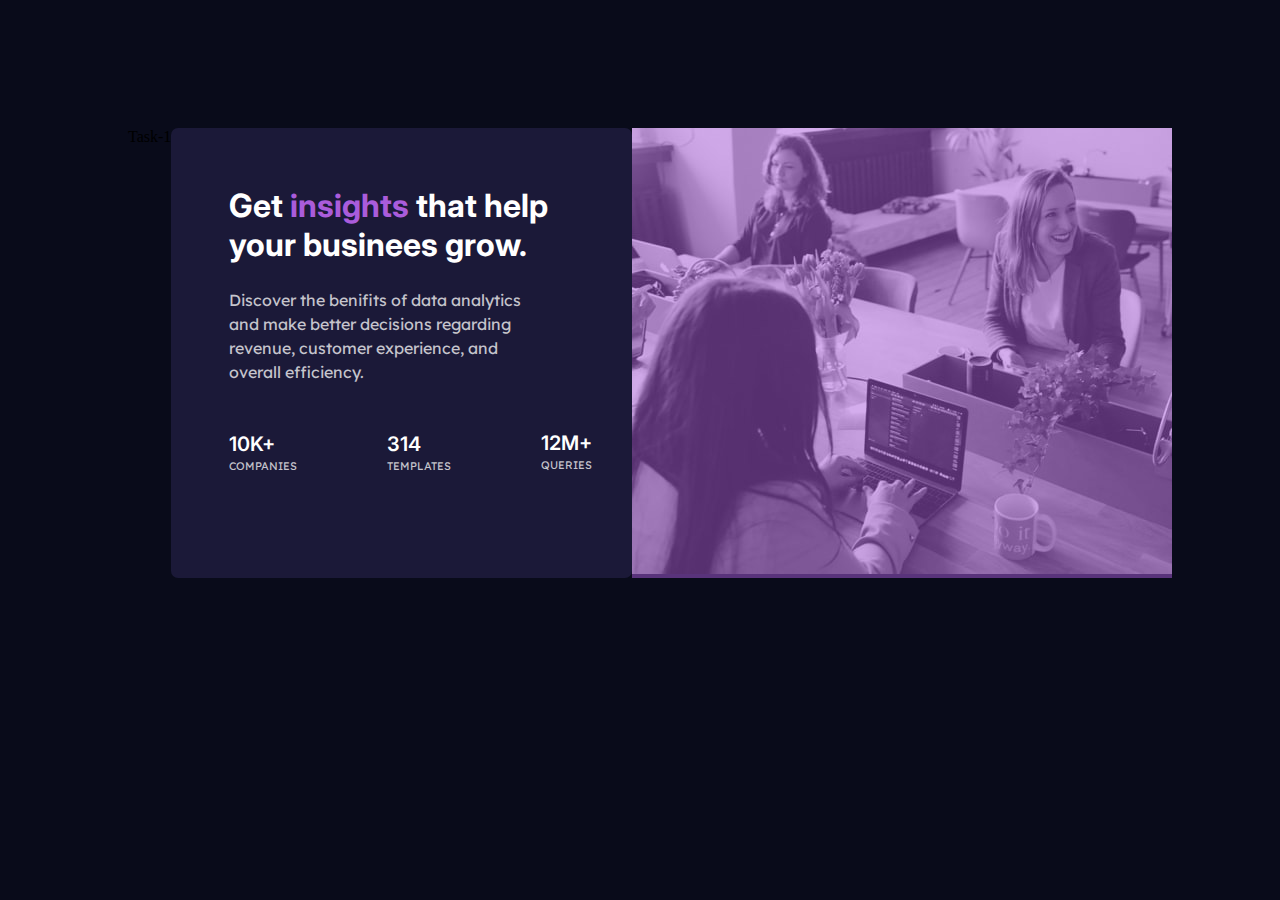
<file: Tasks/Day_1/index.html>
<!DOCTYPE html>
<html lang="en">
<head>
    <meta charset="UTF-8">
    <meta name="viewport" content="width=device-width, initial-scale=1.0">
    <link rel="stylesheet" href="style.css">
    <link rel="preconnect" href="https://fonts.googleapis.com">
<link rel="preconnect" href="https://fonts.gstatic.com" crossorigin>
<link href="https://fonts.googleapis.com/css2?family=Inter:wght@400;700&display=swap" rel="stylesheet">
<link rel="preconnect" href="https://fonts.googleapis.com">
<link rel="preconnect" href="https://fonts.gstatic.com" crossorigin>
<link href="https://fonts.googleapis.com/css2?family=Inter:wght@400;600;700&family=Lexend+Deca&family=Poppins:ital,wght@0,200;0,300;1,100&display=swap" rel="stylesheet"
<title>Task-1</title>
 
</head>
<body>

    <div class="text_box">
   
    <h1>Get <a href="#">insights </a>that help <br> your businees grow.</h1>


    <p>
        Discover the benifits of data analytics and make better decisions regarding revenue, customer 
        experience, and overall efficiency.
    </p>

      
     
    <div class="footer">
        <div >
            <p>10k+</p>
            <h6>companies</h6>
        </div>

        <div >
            <p>314</p>
            <h6>templates</h6>
        </div>

        <div >
            <p>12M+</p>
            <h6>queries</h6>
        </div>
    </div>   

</div>

<div class="image">
 <img  src="image/image-header-desktop.jpg" alt=""  >
</div>
      


</body>
</html>
</file>
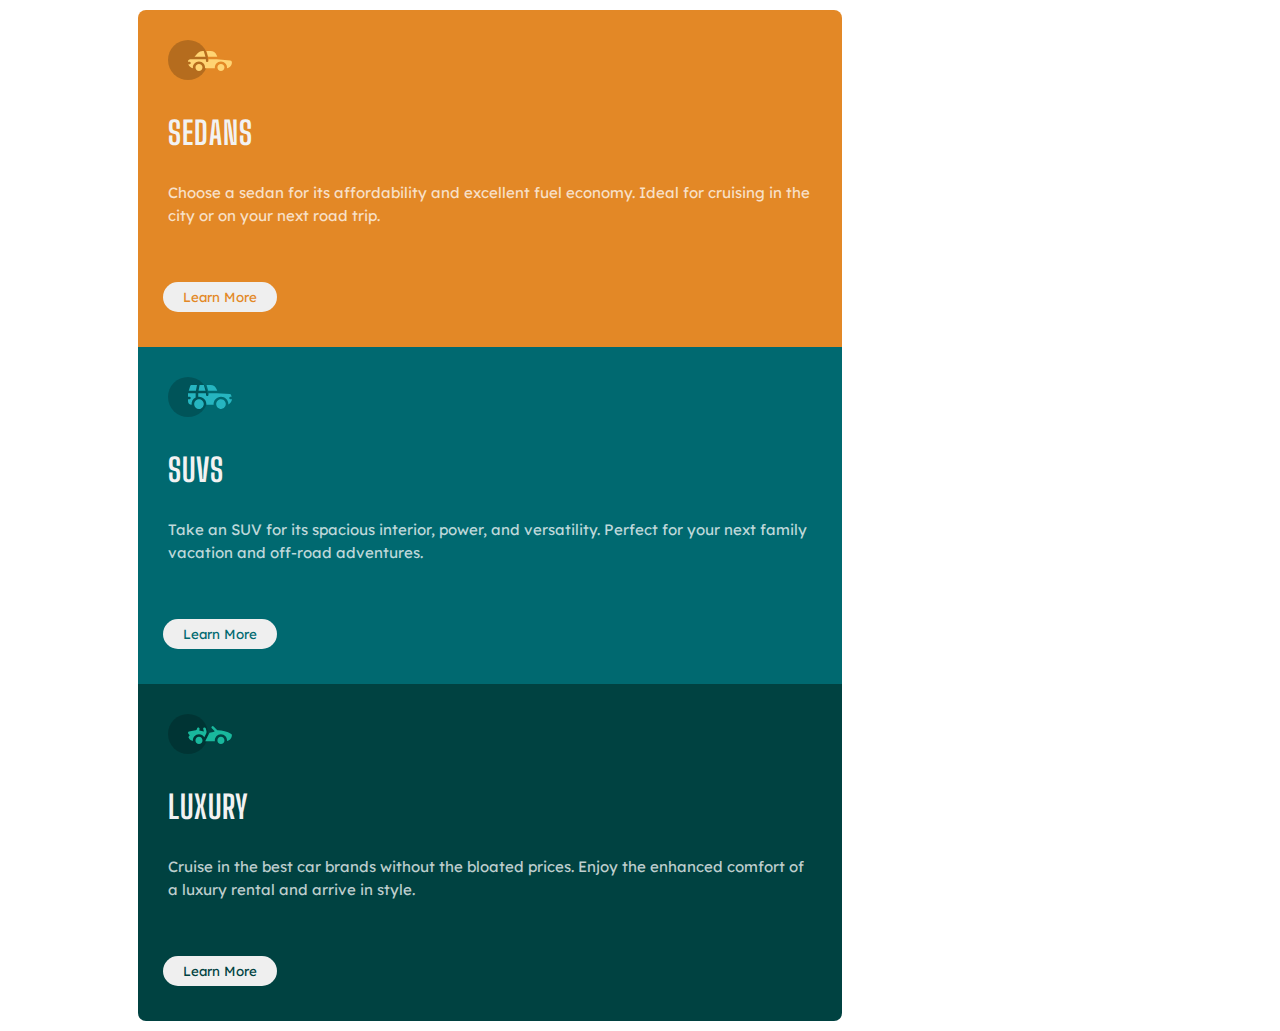
<file: Tasks/Day_2/index.html>
<!DOCTYPE html>
<html lang="en">
<head>
    <meta charset="UTF-8">
    <meta name="viewport" content="width=device-width, initial-scale=1.0">
    <link rel="stylesheet" href="style.css">
    <link rel="preconnect" href="https://fonts.googleapis.com">
<link rel="preconnect" href="https://fonts.gstatic.com" crossorigin>
<link href="https://fonts.googleapis.com/css2?family=Inter:wght@400;600;700&family=Lexend+Deca&family=Poppins:ital,wght@0,200;0,300;1,100&display=swap" rel="stylesheet">
<link href="https://fonts.googleapis.com/css2?family=Big+Shoulders+Display&family=Inter:wght@400;600;700&family=Lexend+Deca&family=Poppins:ital,wght@0,200;0,300;1,100&display=swap" rel="stylesheet">
    <title>Task_two</title>
</head>
<body>
    <div class="outerbox">
        <div class="box1">
            <img src="img/icon-sedans.svg" alt="">
        <h1>Sedans</h1>
        <p>Choose a sedan for its affordability and excellent fuel economy. Ideal for cruising in the city
            or on your next road trip.</p> 
            <button  class="btn1" type="button">learn more</button>
        </div>

        <div class="box2">
            <img src="img/icon-suvs.svg" alt="">
            <h1>SUVs</h1>
            <p>Take an SUV for its spacious interior, power, and versatility. Perfect for your next family vacation
            and off-road adventures.</p>
            <button  class="btn2" type="button">learn more</button>

        </div>

        <div class="box3">
            <img src="img/icon-luxury.svg" alt="">
        <h1>Luxury</h1>
   <p>Cruise in the best car brands without the bloated prices. Enjoy the enhanced comfort of a luxury
  rental and arrive in style.</p>
  <button  class="btn3" type="button">learn more</button>
        </div>
    </div>    
    

    
</body>
</html>
</file>
<file: Tasks/Day_1/style.css>
*{
    padding: 0;
    margin: 0;
}

body{
    background-color:hsl(233, 47%, 7%);
    display: flex;
    margin:10% 0% 0% 10%;
}

.text_box{
     background-color:  hsl(244, 38%, 16%);
     display: flex;
     flex-direction: column;
     padding: 5%;
     width:30%;
     border-radius: 7px;
}

 .text_box h1
{ 
        color: hsl(0, 0%, 100%);
        font-weight: 400, 700;
        font-family: 'Inter', sans-serif;     
} 
    

a{
    text-decoration: none;
    color: hsl(277, 64%, 61%);
}


.text_box p{
 
    color:hsla(0, 0%, 100%, 0.75) ;
    line-height: 1.5em;
    padding-top: 7% ;
    padding-right: 7%;
    font-weight: 400;
    font-family: 'Lexend Deca', sans-serif;   
}

.footer
{
    display: flex;
    justify-content: space-between;
    padding-top: 10%;
    padding-right: 7%;
    text-transform: uppercase;
}

.footer h6{
    color:hsla(0, 0%, 100%, 0.75) ;
    font-family: 'Lexend Deca', sans-serif;
    font-weight:400;
    font-size: 11px;
    margin-right: 90px;
}

.footer p
{
font-family: 'Inter', sans-serif; 
font-size: 20px;
font-weight: 600; 
color: hsl(0, 0%, 100%);
}

.image {
    position: relative;
  
}

.image::before {
    content: '';
    position: absolute;
    top: 0;
    right: 0;
    bottom: 0;
    left: 0;
    background: hsla(277, 64%, 61%, 0.5); /* Adjust the alpha (last value) for transparency */
    
}
</file>
<file: Tasks/Day_2/style.css>
*{
    padding: 0;
    margin:0;
}


.outerbox{
    display:flex ;
    flex-direction: row;
    height: fit-content;
    width: 53%;
    padding: 10% 25%;
   
    
}

 .box1,.box2,.box3,img,p,h1,button{
    padding:15px; 
   
} 


p{

font-family: 'Lexend Deca', sans-serif;
font-weight: 400;
font-size: 15px;
gap:5px;
color: hsl(0, 0%, 100%, 0.75);
line-height: 1.5em;
margin-bottom: 40px;

}

h1{
    font-family: 'Big Shoulders Display', sans-serif;
    font-weight: 700;
    color: hsl(0, 0%, 95%);
    letter-spacing: 1px;
    text-transform: uppercase;
}

.box1{
    background-color:  hsl(31, 77%, 52%);
    border-radius: 15px 0px 0px 15px;
}
.box2{
    background-color:  hsl(184, 100%, 22%);
}
.box3{
    background-color: hsl(179, 100%, 13%);
    border-radius: 0px 15px 15px 0px;
}
.btn1{
    color: hsl(31, 77%, 52%);
}
.btn2{
    color:  hsl(184, 100%, 22%);
  
}
.btn3{
    color: hsl(179, 100%, 13%);
}

button{
    font-family: 'Lexend Deca', sans-serif;
    font-weight: 400;
    text-transform: capitalize;
    border: none;
    padding: 7px 20px 7px 20px;
    border-radius:30px;
    margin-left: 10px ;
    color: hsl(0, 0%, 95%);
    margin-bottom: 20px;
}




.btn3:hover{
    background-color:  hsl(179, 100%, 13%);;
    cursor: pointer;
    outline: 2px solid white;
    color: white;
 
}

.btn2:hover{
    background-color:   hsl(184, 100%, 22%);
    cursor: pointer;
    outline: 2px solid white;
    color: white;
}

.btn1:hover{
    background-color: hsl(31, 77%, 52%) ;
    cursor: pointer;
    outline: 2px solid white;
    color: white;
}

@media only screen and (max-width: 1440px) {
    .outerbox {
        flex-direction: column; /* Change to column layout */
        width: 55%; /* Take full width */
        padding: 10px; 
        margin-left: 10%;/* Adjust padding as needed */
    }

    .box1{
        border-radius: 8px 8px 0px 0px;
    }

    .box3{
        border-radius: 0px 0px 8px 8px;
    }

}
</file>
